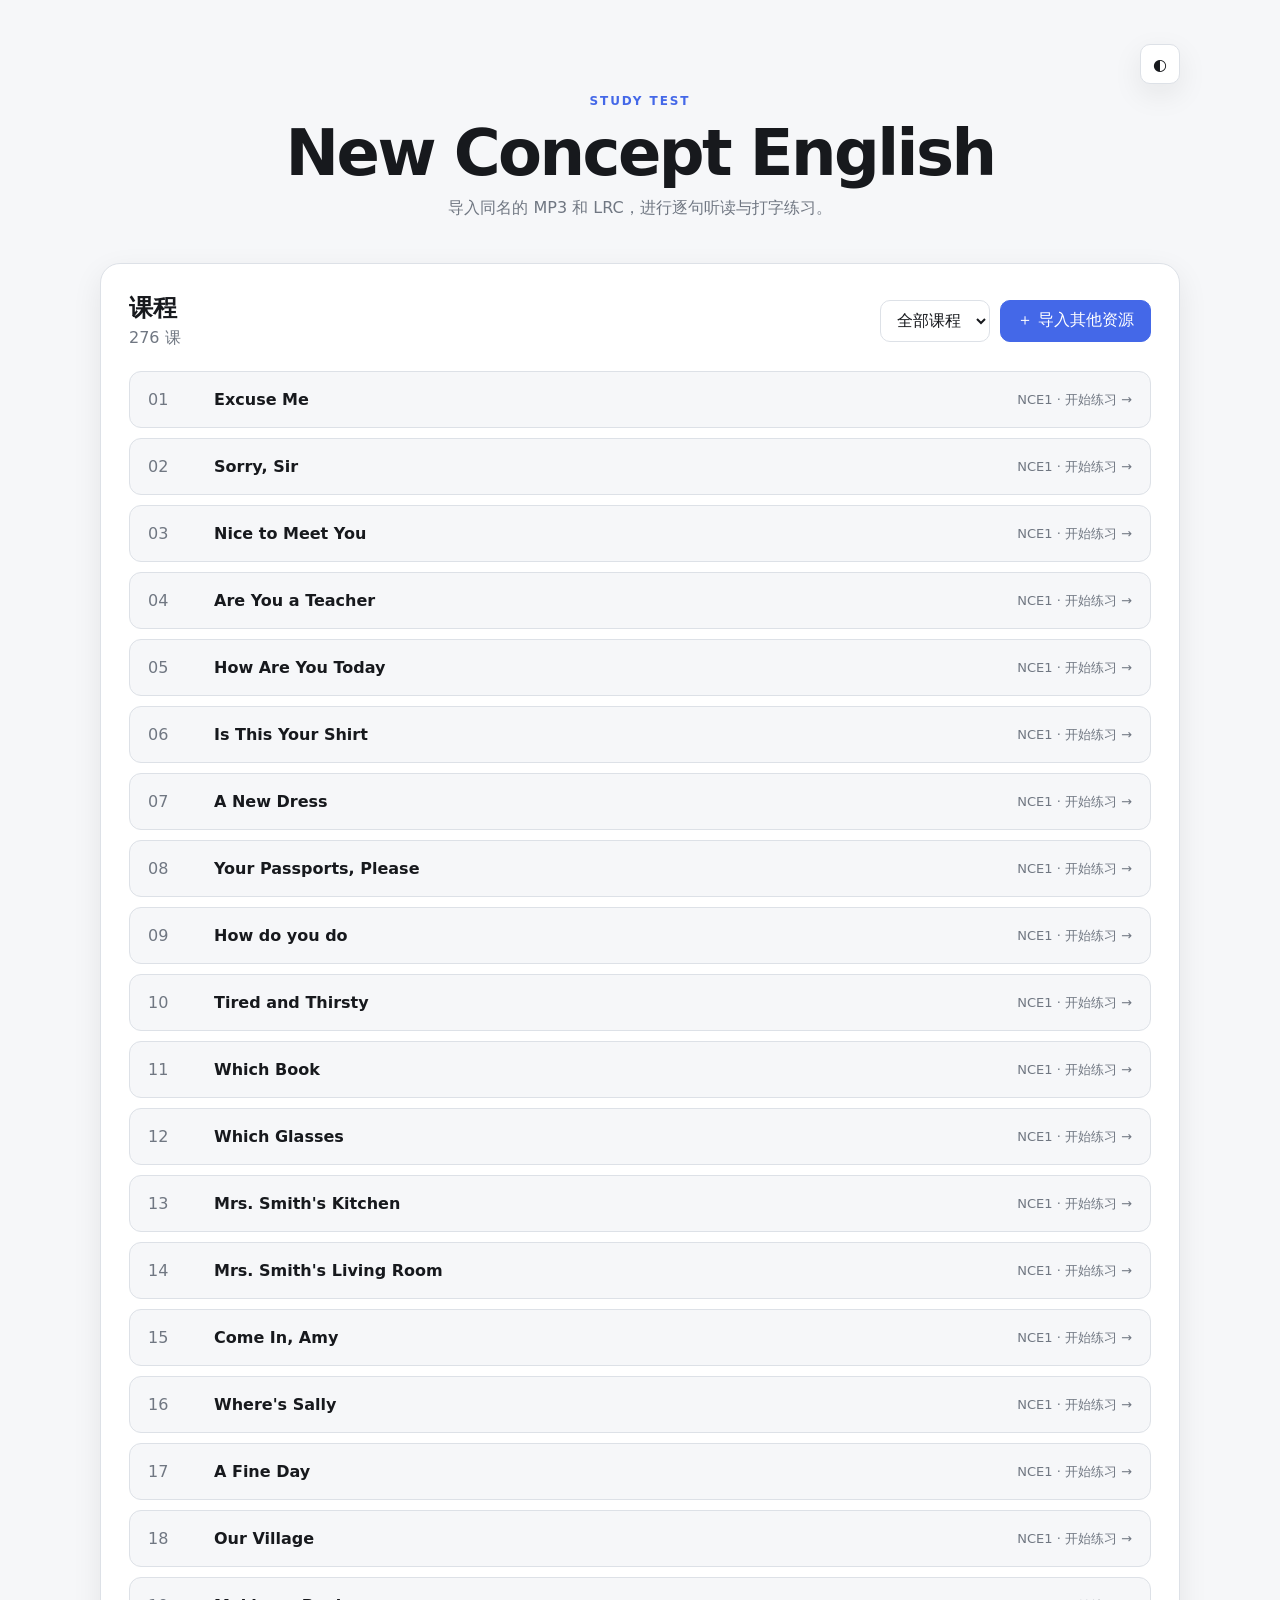
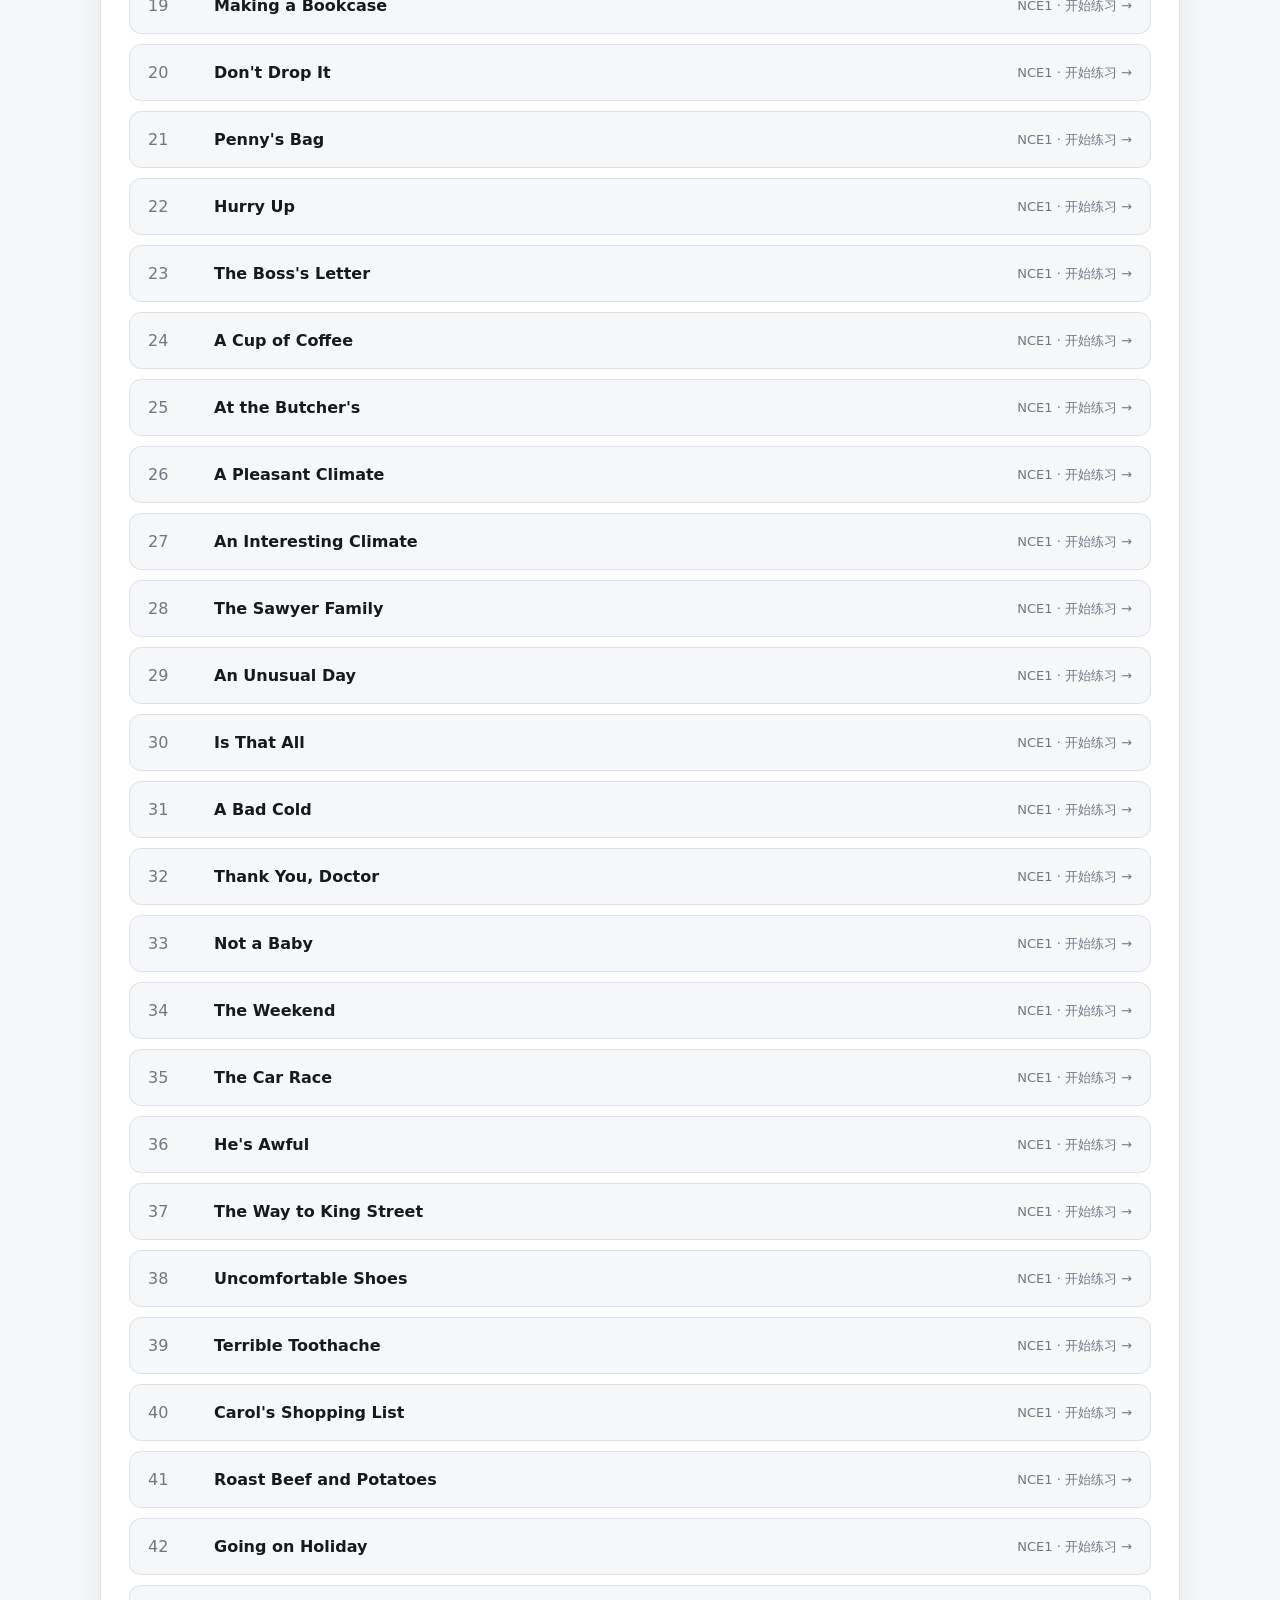
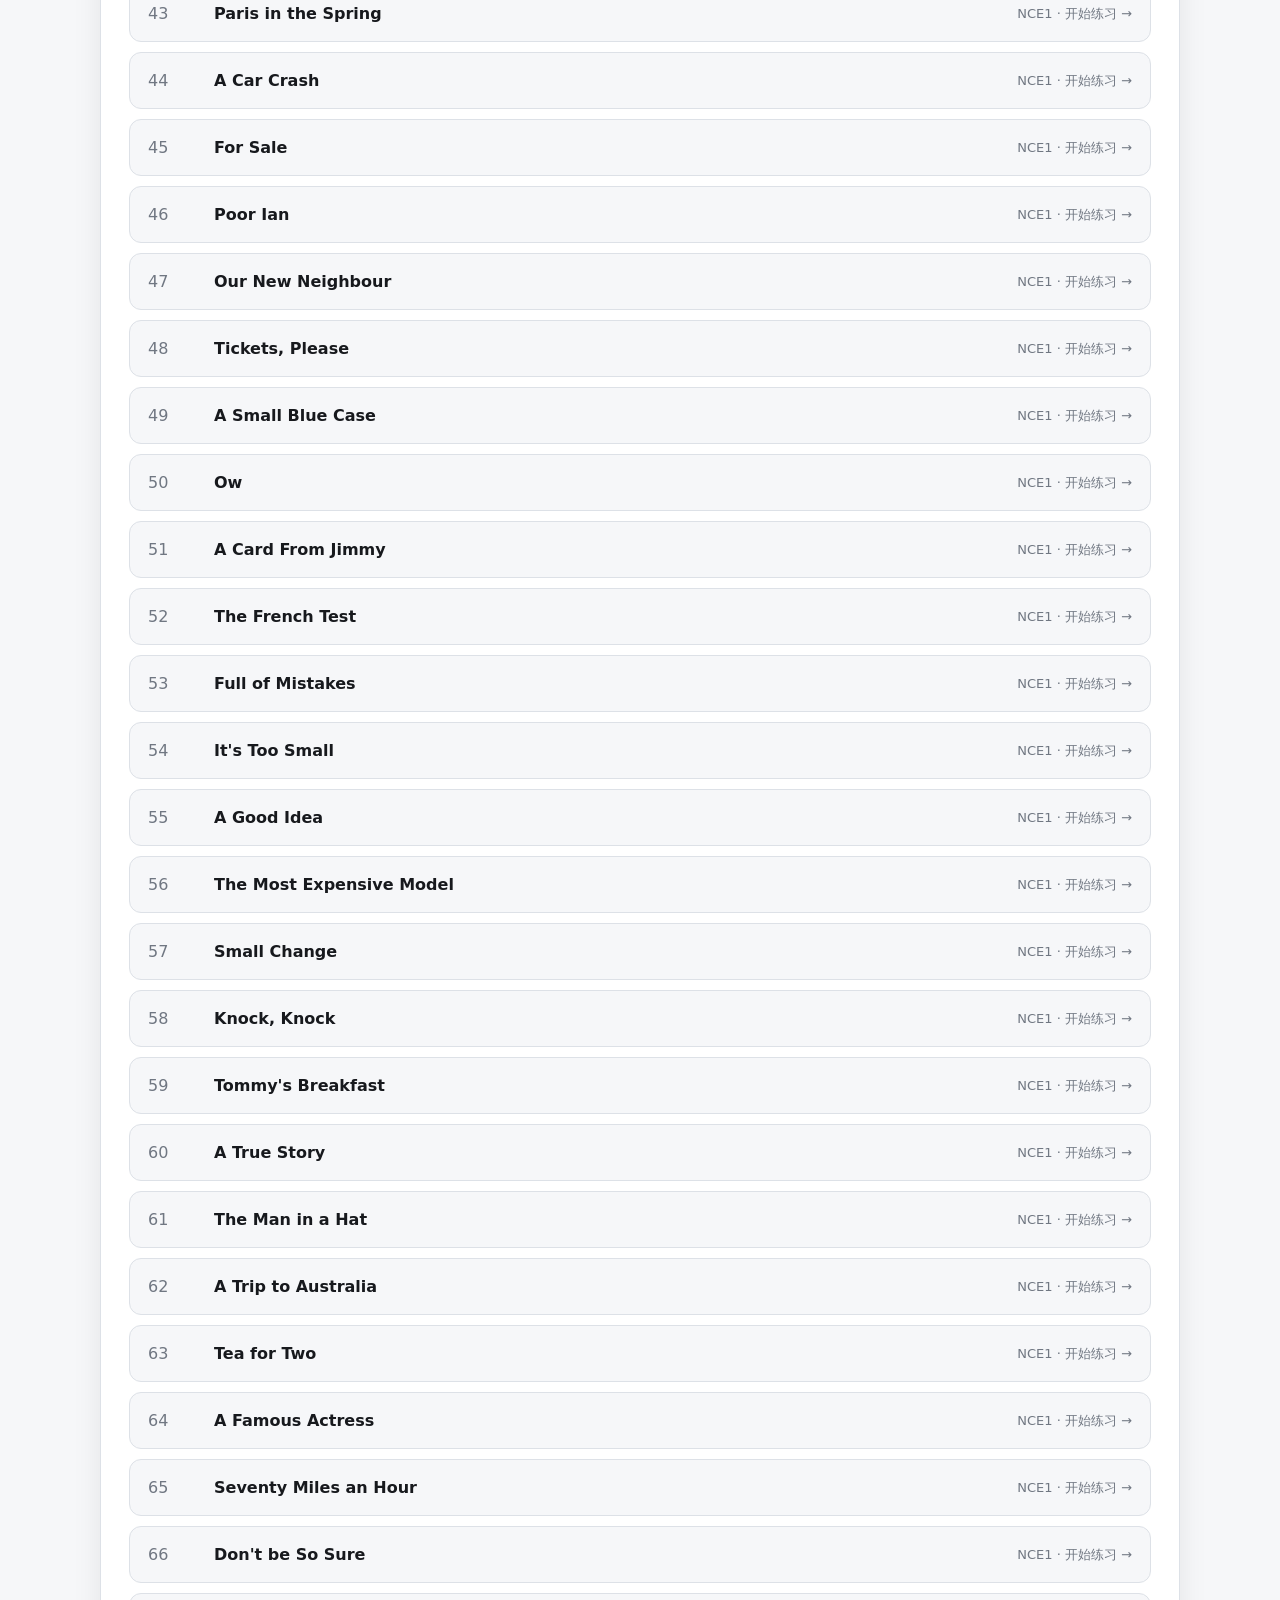
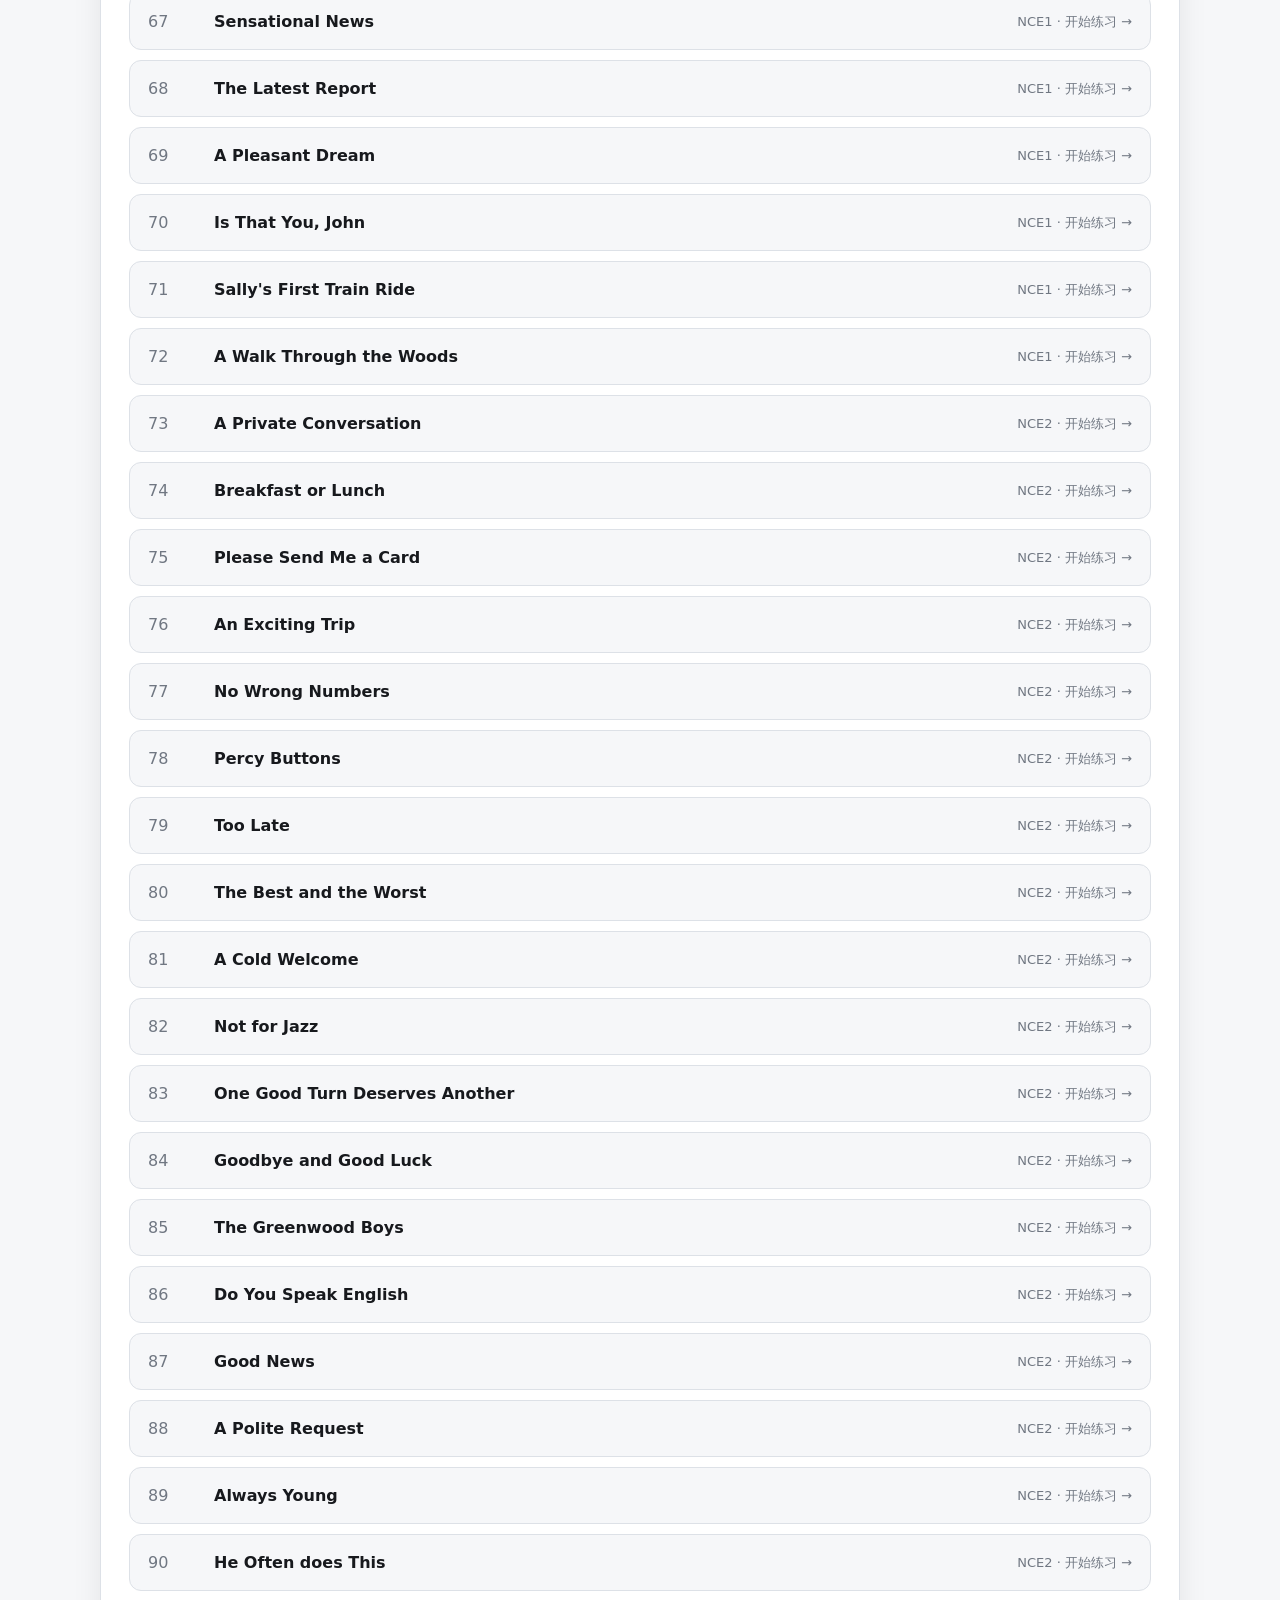
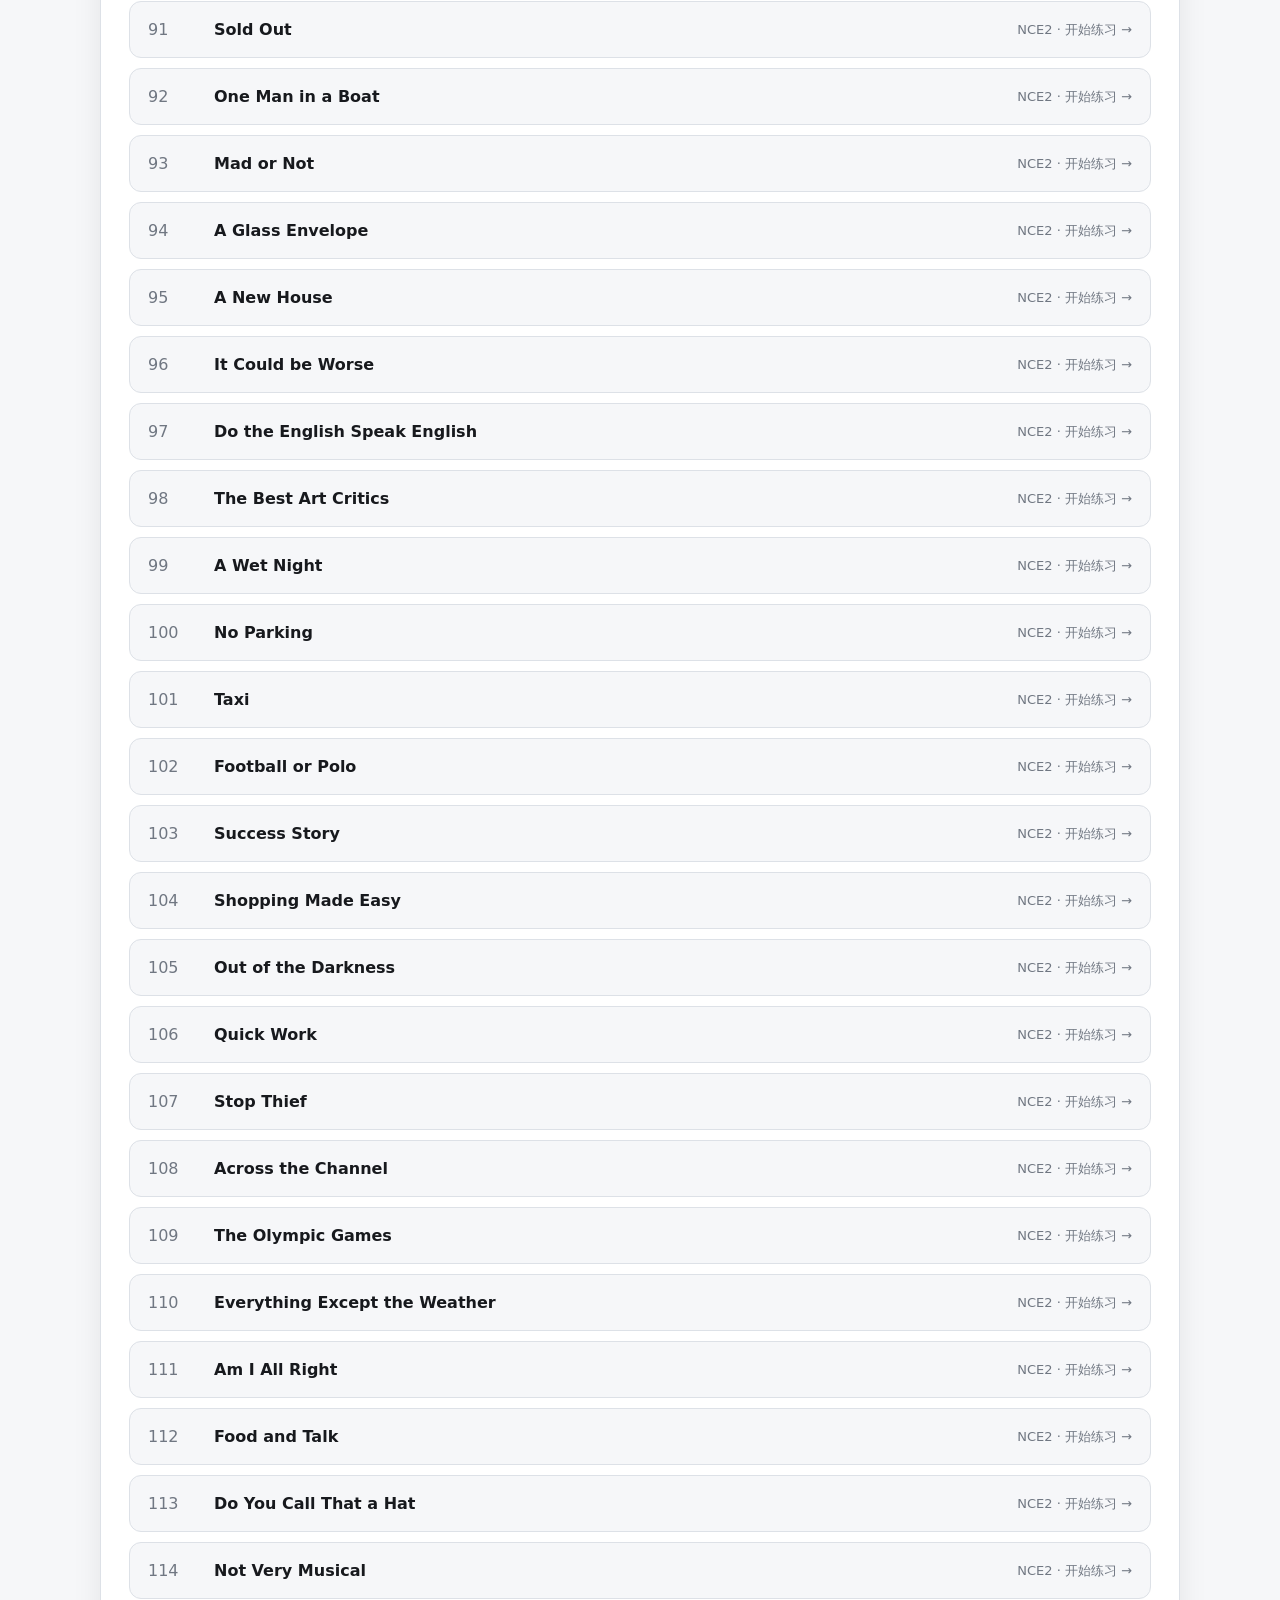
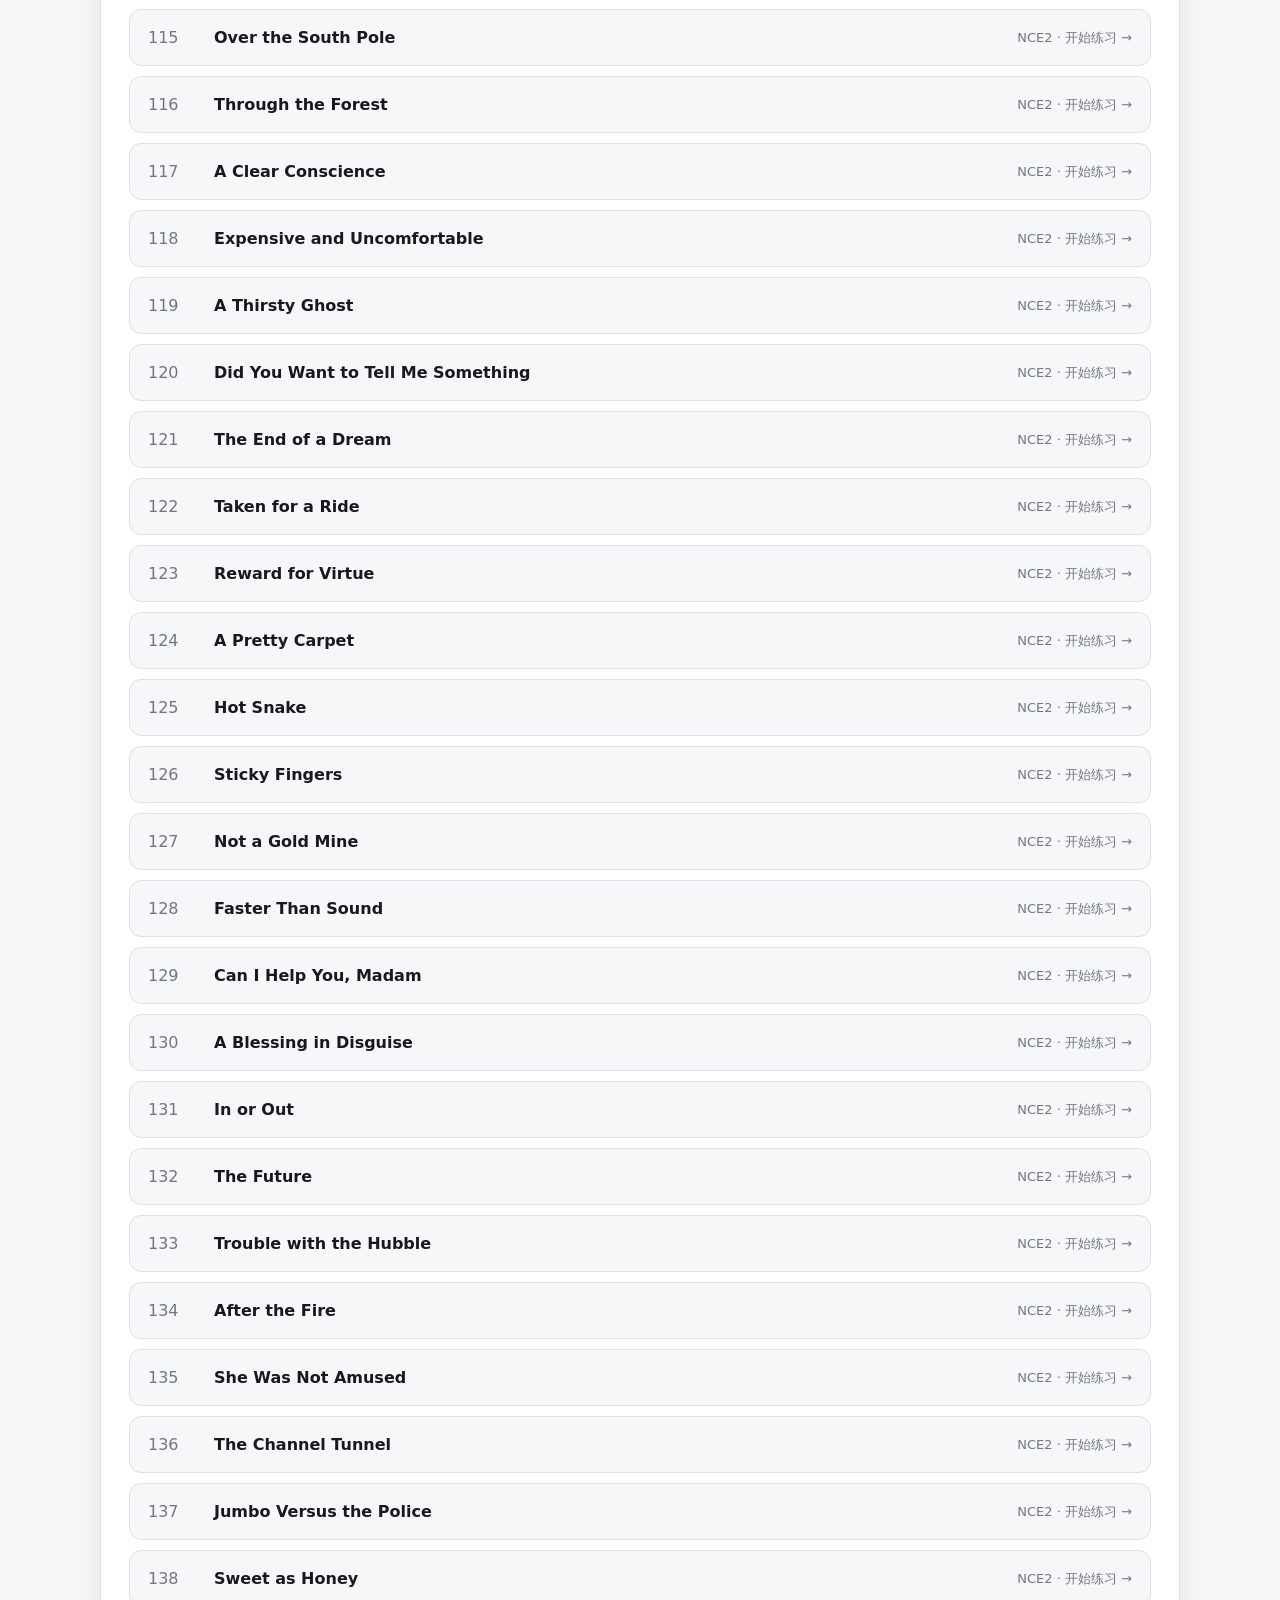
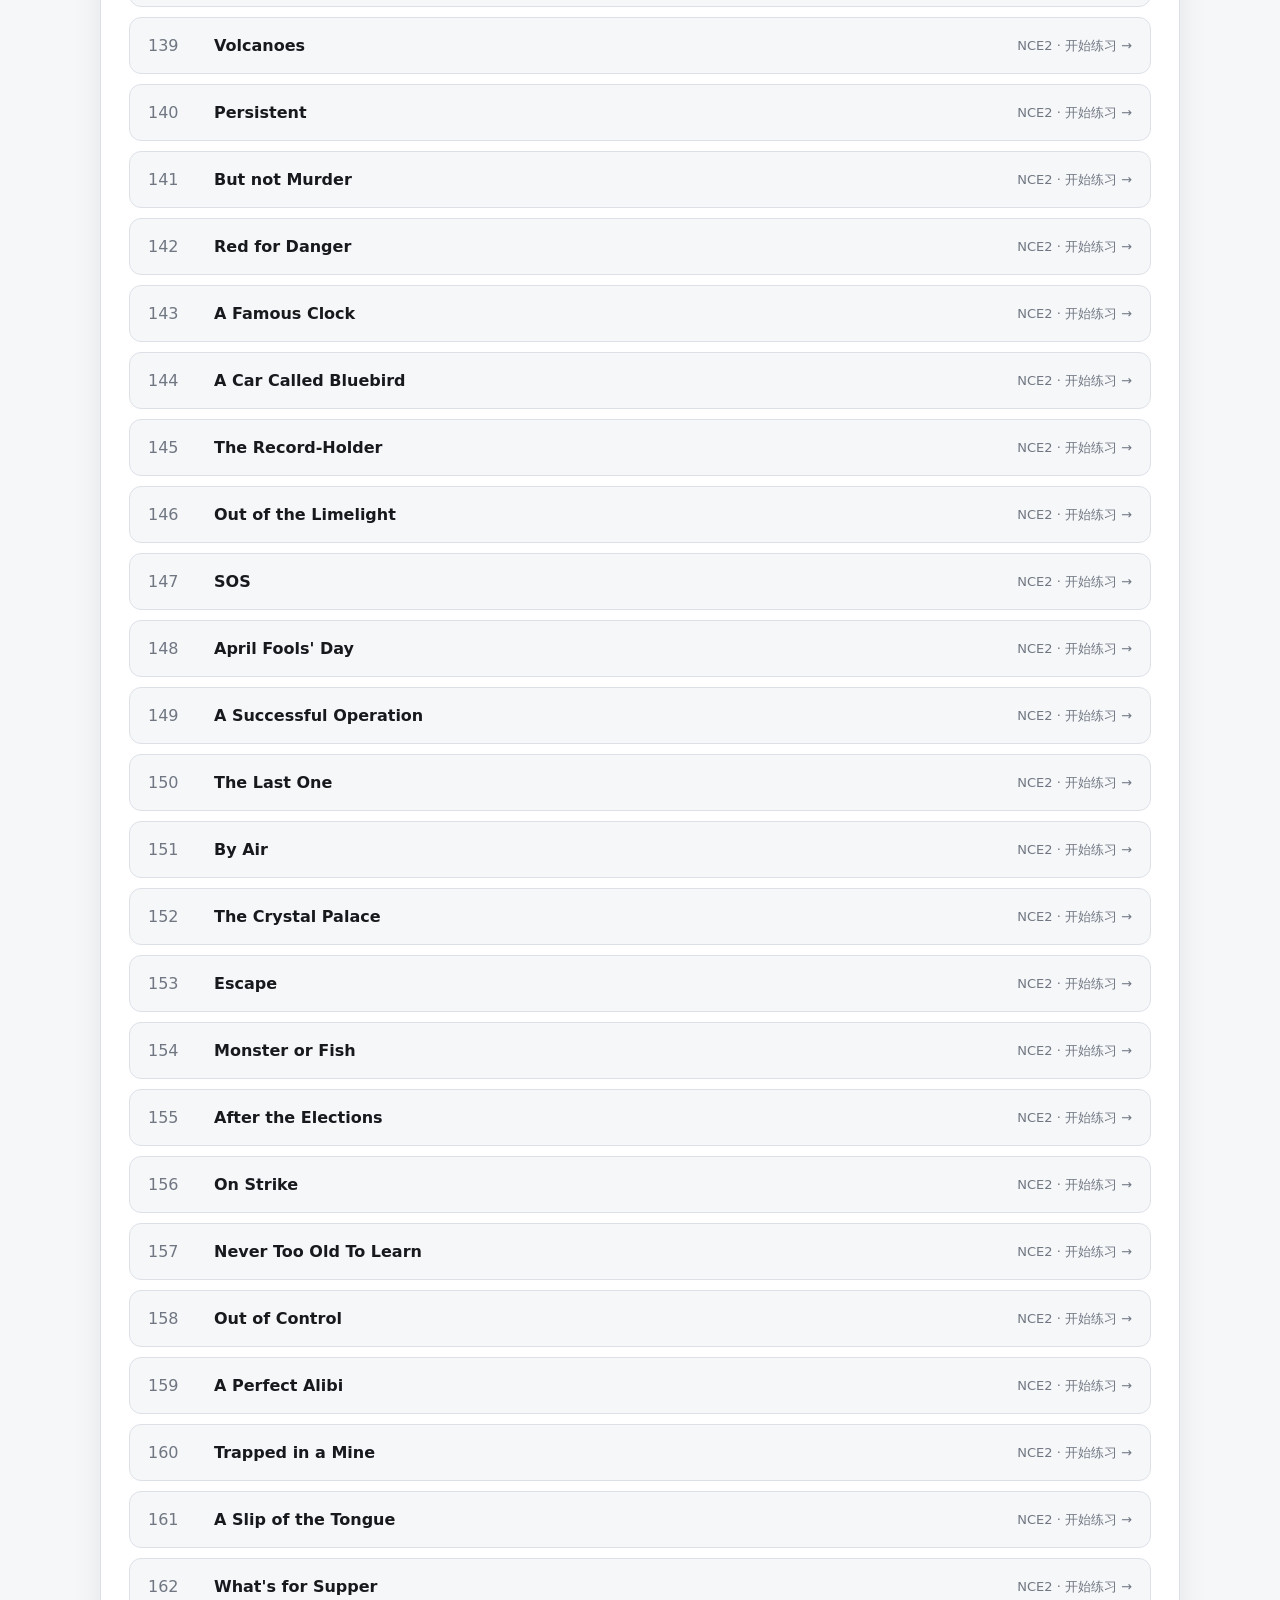
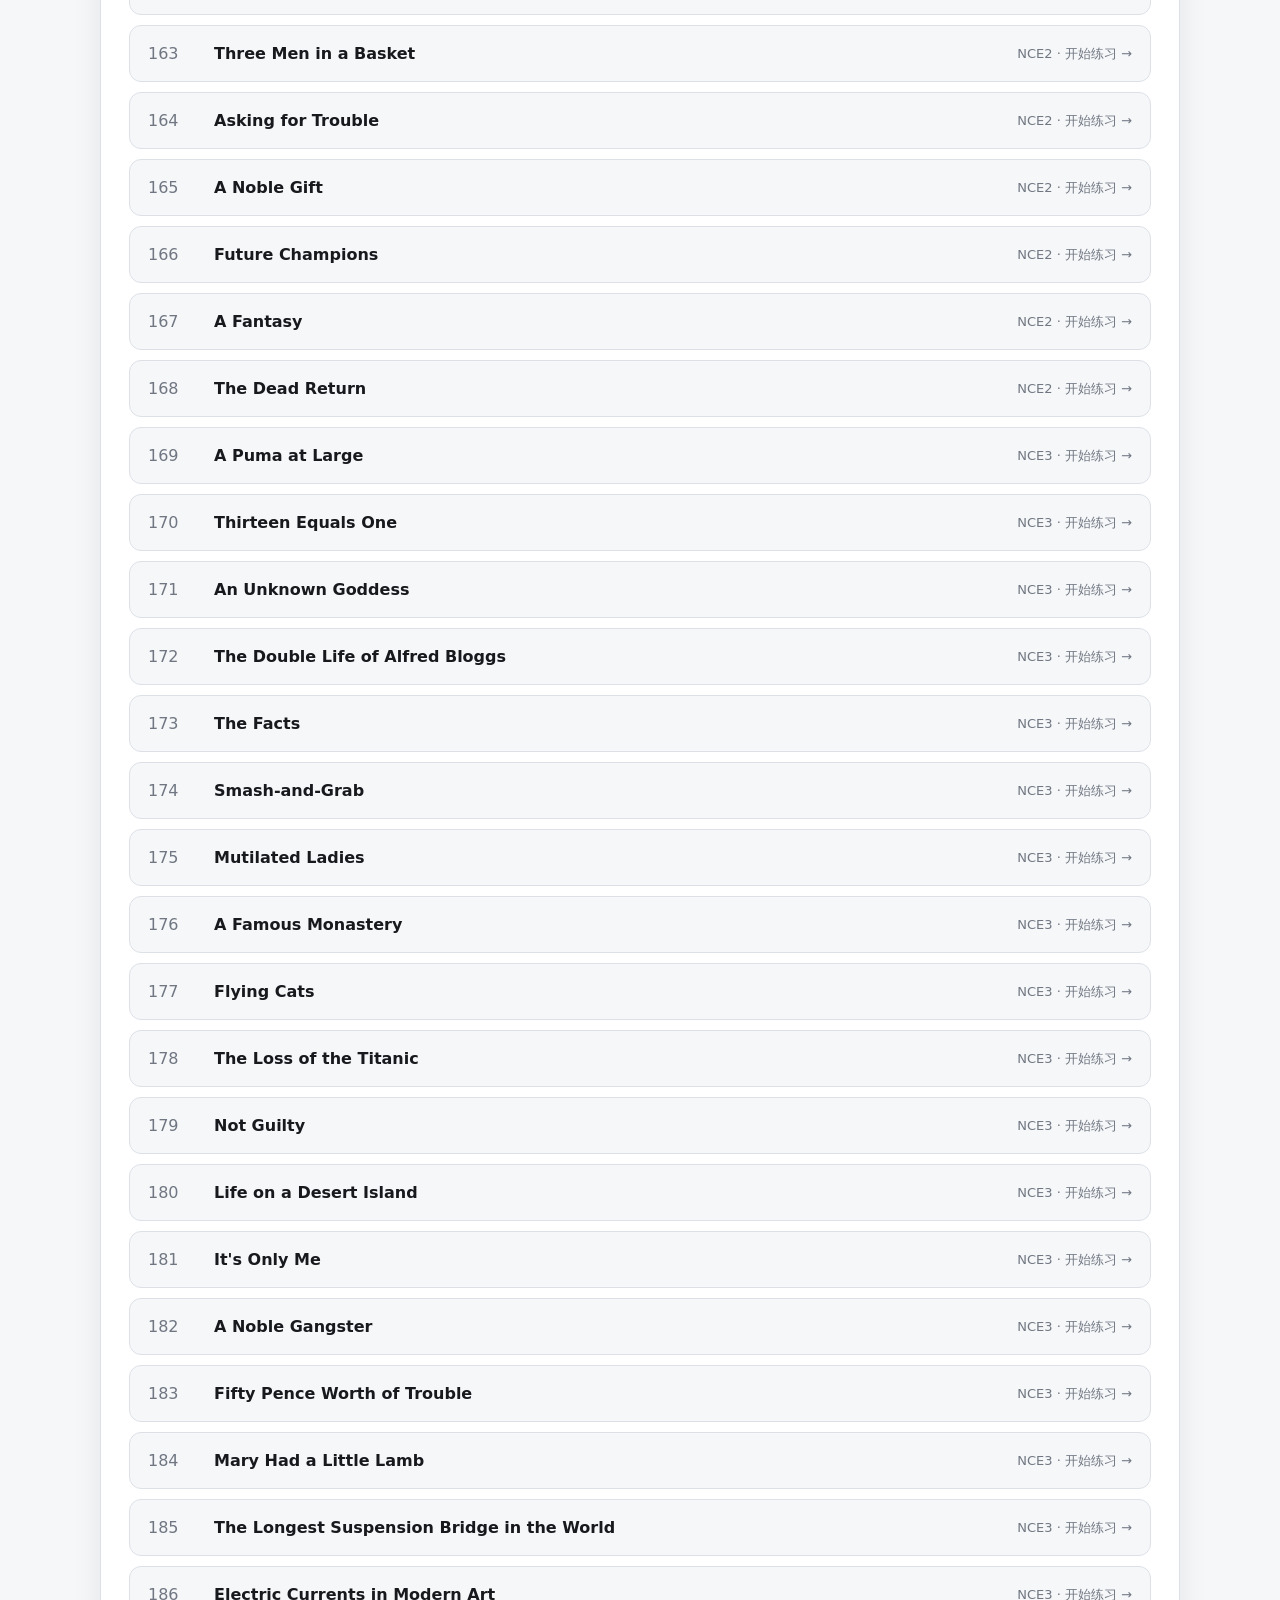
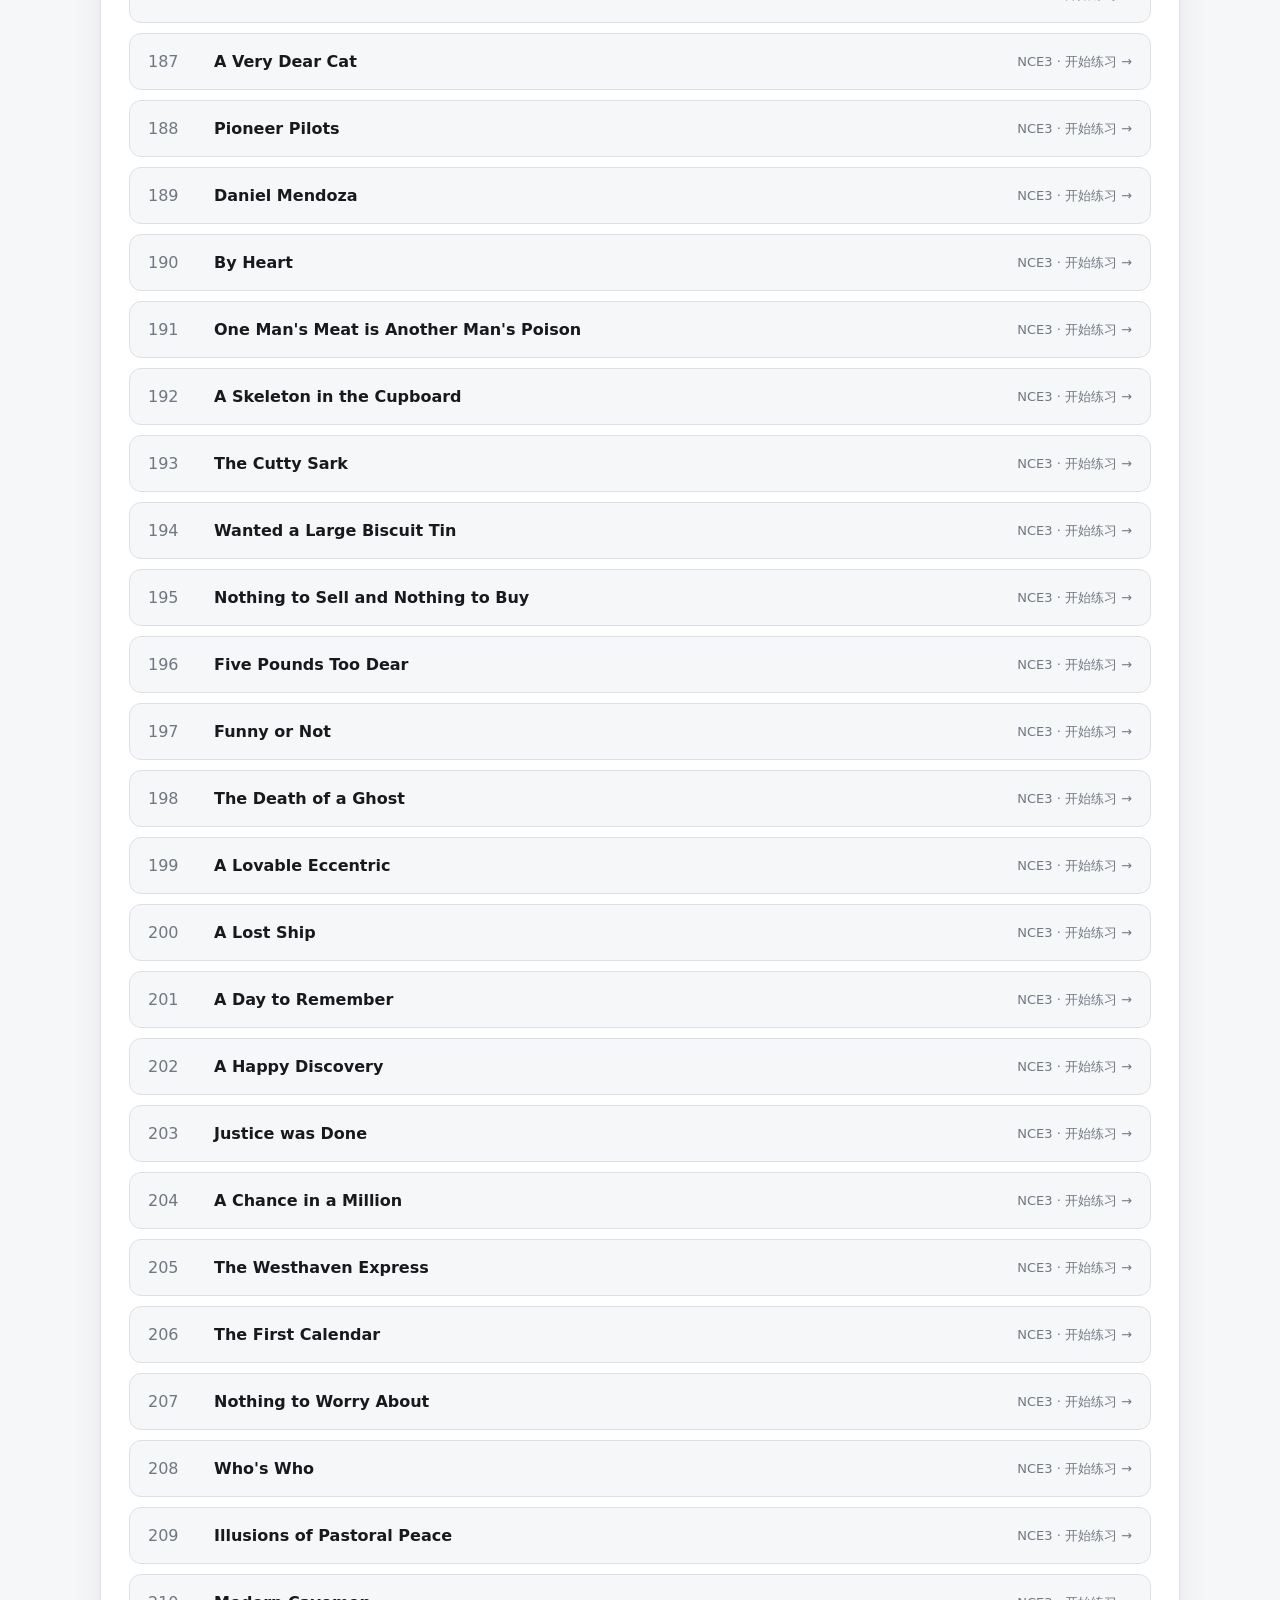
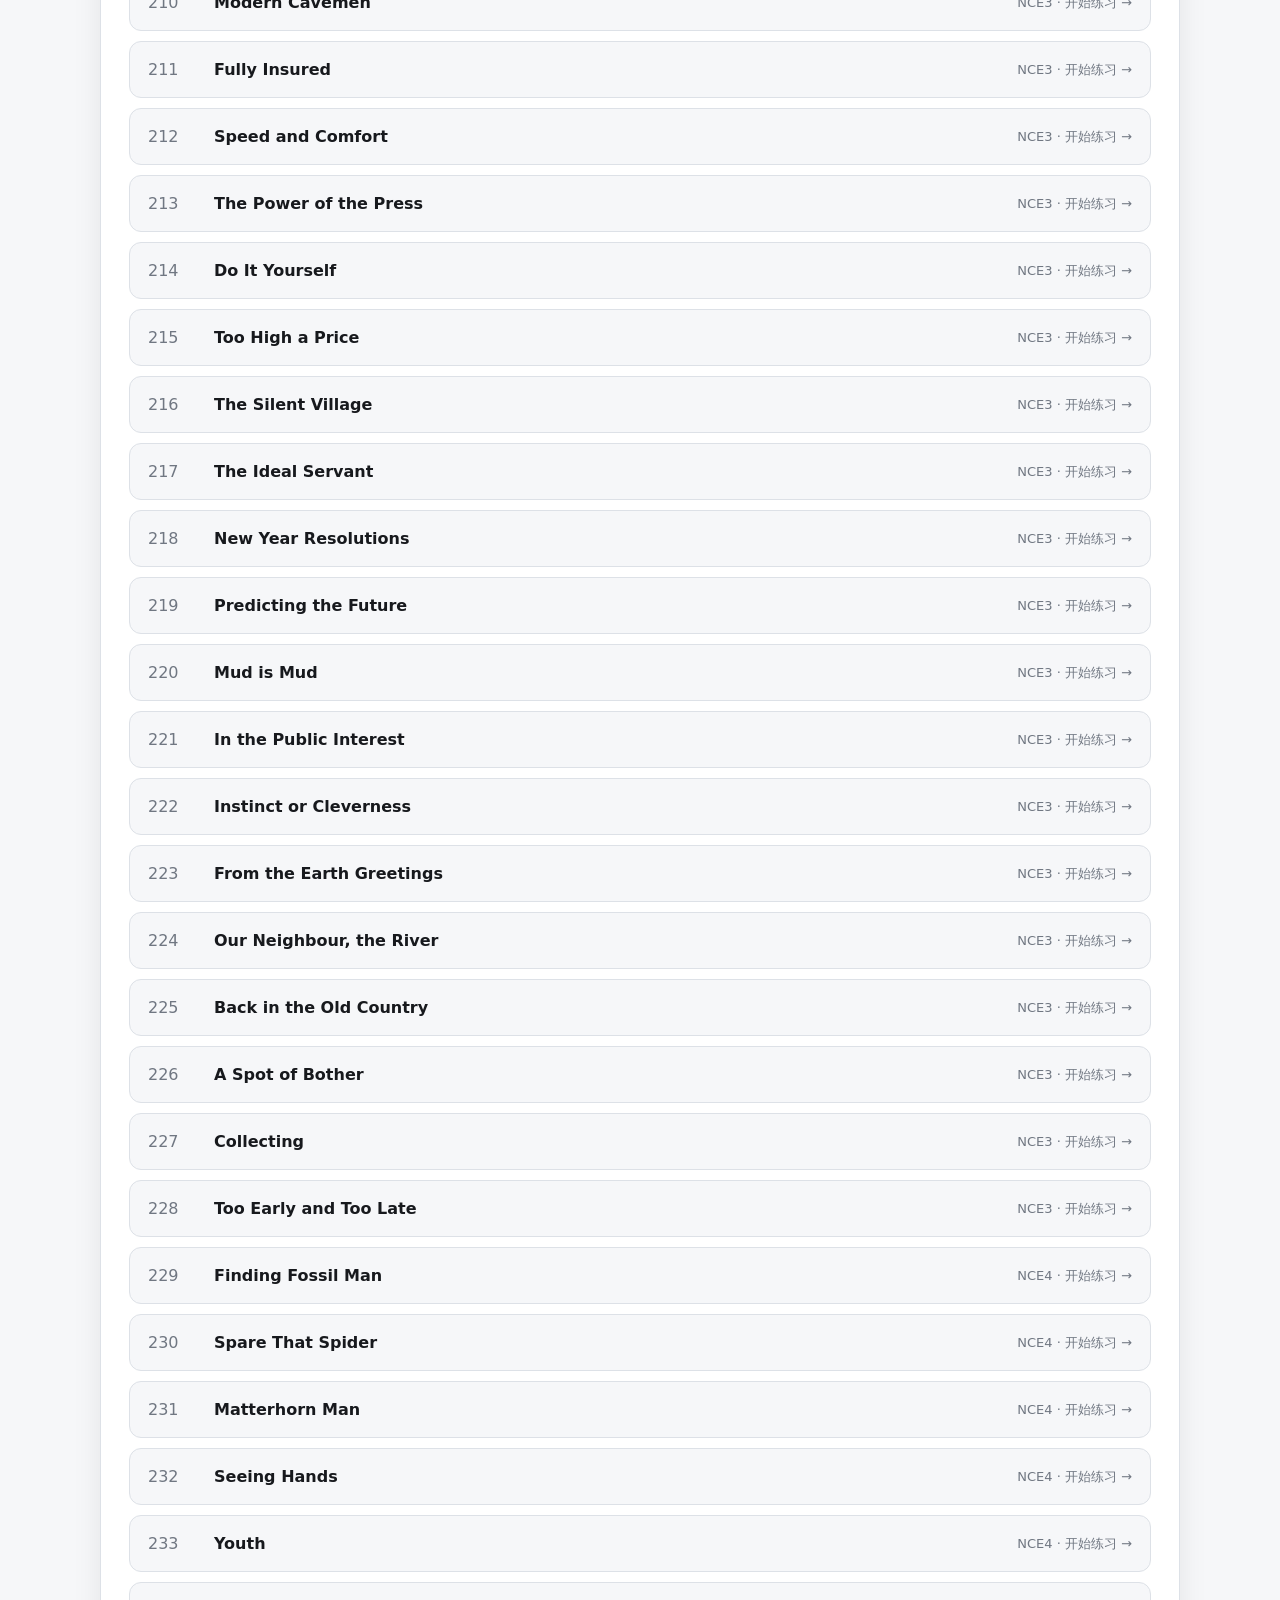
<file: index.html>
<!doctype html>
<html lang="zh-CN">
<head>
  <meta charset="utf-8">
  <meta name="viewport" content="width=device-width, initial-scale=1">
  <title>New Concept English</title>
  <link rel="stylesheet" href="assets/styles.css">
  <script src="assets/theme.js" defer></script>
  <script src="assets/resource-store.js" defer></script>
  <script src="assets/resources.js" defer></script>
  <script src="assets/default-library.js" defer></script>
  <script src="assets/library.js" defer></script>
</head>
<body>
  <div class="container">
    <header class="home-header">
      <button id="themeToggleBtn" class="icon-button theme-button" type="button" aria-label="切换深浅主题">◐</button>
      <p class="eyebrow">STUDY TEST</p>
      <h1>New Concept English</h1>
      <p>导入同名的 MP3 和 LRC，进行逐句听读与打字练习。</p>
    </header>

    <main class="library" aria-labelledby="libraryTitle">
      <div class="library-header">
        <div>
          <h2 id="libraryTitle">课程</h2>
          <span id="libraryCount" class="muted"></span>
        </div>
        <div class="library-actions">
          <select id="libraryFilter" aria-label="筛选课程">
            <option value="all">全部课程</option>
          </select>
          <button id="importOpenBtn" class="primary-button" type="button">＋ 导入其他资源</button>
        </div>
      </div>

      <section id="libraryEmpty" class="empty-state" hidden>
        <h2>还没有课程</h2>
        <p>选择包含 MP3 和同名 LRC 的文件夹即可开始。</p>
        <button id="emptyImportBtn" class="primary-button" type="button">选择文件夹</button>
      </section>

      <div id="lessonsGrid" class="lesson-grid"></div>
    </main>
  </div>

  <div id="importModal" class="modal-backdrop" hidden>
    <section class="modal" role="dialog" aria-modal="true" aria-labelledby="importTitle">
      <button id="importClose" class="modal-close" type="button" aria-label="关闭">×</button>
      <h2 id="importTitle">导入音频与字幕</h2>
      <p class="muted">MP3 和 LRC 文件名相同即可自动配对。</p>
      <div class="import-options">
        <button id="importFolderBtn" type="button"><strong>选择文件夹</strong><span>适合批量导入整个 NCE 目录</span></button>
        <button id="importFilesBtn" type="button"><strong>选择文件</strong><span>多选若干音频和 LRC</span></button>
        <button id="importZipBtn" type="button"><strong>选择 ZIP</strong><span>直接读取压缩包中的资源</span></button>
      </div>
      <p id="importStatus" class="import-status" aria-live="polite"></p>
      <input id="importFolderInput" type="file" webkitdirectory directory multiple hidden>
      <input id="importFilesInput" type="file" accept=".mp3,.m4a,.ogg,.wav,.lrc" multiple hidden>
      <input id="importZipInput" type="file" accept=".zip" hidden>
    </section>
  </div>
</body>
</html>
</file>
<file: assets/styles.css>
:root {
  color-scheme: light;
  --bg: #f6f7f9;
  --surface: #ffffff;
  --surface-2: #f0f2f5;
  --text: #17191d;
  --muted: #707782;
  --border: #dde1e7;
  --accent: #4468e8;
  --success: #18864b;
  --danger: #d23b3b;
  --shadow: 0 10px 30px rgba(23, 25, 29, .08);
  --radius: 14px;
  --content: 820px;
}

:root[data-theme="dark"] {
  color-scheme: dark;
  --bg: #101114;
  --surface: #191b20;
  --surface-2: #23262c;
  --text: #f4f5f7;
  --muted: #a4aab3;
  --border: #31353d;
  --accent: #7891ff;
  --success: #4dce86;
  --danger: #ff6f6f;
  --shadow: 0 12px 36px rgba(0, 0, 0, .3);
}

* { box-sizing: border-box; }
[hidden] { display: none !important; }

body {
  margin: 0;
  min-height: 100vh;
  padding: 24px;
  background: var(--bg);
  color: var(--text);
  font-family: Inter, ui-sans-serif, system-ui, -apple-system, "Segoe UI", "Microsoft YaHei", sans-serif;
}

button, input, select, textarea { font: inherit; }
button, a { -webkit-tap-highlight-color: transparent; }
a { color: inherit; text-decoration: none; }

:focus-visible {
  outline: 3px solid color-mix(in srgb, var(--accent) 35%, transparent);
  outline-offset: 2px;
}

.container { width: min(100%, 1080px); margin: 0 auto; }
.muted { color: var(--muted); }
.eyebrow { margin: 0; color: var(--accent); font-size: 12px; font-weight: 800; letter-spacing: .16em; }

.home-header {
  position: relative;
  padding: 70px 20px 44px;
  text-align: center;
}

.home-header h1, .lesson-header h1 { margin: 8px 0; letter-spacing: -.04em; }
.home-header h1 { font-size: clamp(36px, 7vw, 64px); }
.home-header p:last-child { margin: 0; color: var(--muted); }
.theme-button { position: absolute; top: 20px; right: 0; }

.icon-button,
.primary-button,
.secondary-button,
.import-options button,
.practice-tabs button,
.player-button {
  border: 1px solid var(--border);
  border-radius: 10px;
  cursor: pointer;
  transition: transform .15s ease, border-color .15s ease, background .15s ease;
}

.icon-button:hover,
.primary-button:hover,
.secondary-button:hover,
.import-options button:hover,
.practice-tabs button:hover { transform: translateY(-1px); }

.icon-button {
  width: 40px;
  height: 40px;
  background: var(--surface);
  color: var(--text);
  box-shadow: var(--shadow);
}

.primary-button,
.secondary-button {
  display: inline-flex;
  align-items: center;
  justify-content: center;
  min-height: 42px;
  padding: 0 16px;
}

.primary-button { border-color: var(--accent); background: var(--accent); color: white; }
.secondary-button { background: var(--surface); color: var(--text); }
.secondary-button:disabled { opacity: .4; cursor: not-allowed; transform: none; }

.library {
  padding: 28px;
  border: 1px solid var(--border);
  border-radius: 20px;
  background: var(--surface);
  box-shadow: var(--shadow);
}

.library-header,
.topbar,
.topbar-actions,
.typing-heading,
.typing-actions,
.lesson-nav {
  display: flex;
  align-items: center;
  justify-content: space-between;
  gap: 12px;
}

.library-header h2 { margin: 0 0 4px; }
.library-actions { display: flex; align-items: center; gap: 10px; }
.library-actions select { min-height: 42px; padding: 0 12px; border: 1px solid var(--border); border-radius: 10px; background: var(--surface); color: var(--text); }
.lesson-grid { display: grid; gap: 10px; margin-top: 22px; }

.lesson-card {
  display: grid;
  grid-template-columns: 52px 1fr auto;
  align-items: center;
  gap: 14px;
  padding: 18px;
  border: 1px solid var(--border);
  border-radius: 12px;
  background: var(--bg);
}

.lesson-card:hover { border-color: var(--accent); }
.lesson-card.incomplete { opacity: .65; }
.lesson-number { color: var(--muted); font-variant-numeric: tabular-nums; }
.lesson-name { font-weight: 650; }
.lesson-state { color: var(--muted); font-size: 13px; }

.empty-state { padding: 70px 20px; text-align: center; }
.empty-state h2 { margin-bottom: 6px; }
.empty-state p { margin: 0 0 20px; color: var(--muted); }

.modal-backdrop {
  position: fixed;
  inset: 0;
  z-index: 100;
  display: grid;
  place-items: center;
  padding: 20px;
  background: rgba(0, 0, 0, .5);
}

.modal {
  position: relative;
  width: min(100%, 520px);
  padding: 28px;
  border: 1px solid var(--border);
  border-radius: 18px;
  background: var(--surface);
  box-shadow: var(--shadow);
}

.modal h2 { margin: 0 36px 4px 0; }
.modal-close {
  position: absolute;
  top: 14px;
  right: 14px;
  width: 34px;
  height: 34px;
  border: 0;
  background: transparent;
  color: var(--muted);
  cursor: pointer;
  font-size: 24px;
}

.import-options { display: grid; gap: 10px; margin-top: 22px; }
.import-options button {
  display: flex;
  flex-direction: column;
  align-items: flex-start;
  gap: 3px;
  padding: 16px;
  background: var(--bg);
  color: var(--text);
  text-align: left;
}
.import-options span { color: var(--muted); font-size: 12px; }
.import-status { min-height: 22px; margin: 16px 0 0; color: var(--accent); }

.multi-loop-modal { width: min(100%, 420px); }
.multi-loop-input {
  width: 100%;
  min-height: 44px;
  margin-top: 18px;
  padding: 10px 12px;
  border: 1px solid var(--border);
  border-radius: 10px;
  background: var(--bg);
  color: var(--text);
  font-size: 16px;
}
.multi-loop-input:focus { outline: none; border-color: var(--accent); }
.multi-loop-actions { display: flex; justify-content: flex-end; gap: 10px; margin-top: 16px; }

.lesson-page { padding-bottom: 100px; }
.lesson-container { max-width: var(--content); }
.typing-practice-mode .lesson-container { width: min(100%, 1400px); max-width: 1400px; }
.topbar { display: grid; grid-template-columns: 1fr auto 1fr; padding: 8px 0 10px; }
.topbar > .secondary-button { justify-self: start; }
.topbar-actions { justify-content: flex-end; }
.rate-control { display: flex; align-items: center; gap: 7px; color: var(--muted); font-size: 13px; }
.rate-control select { padding: 8px; border: 1px solid var(--border); border-radius: 8px; background: var(--surface); color: var(--text); }

.lesson-header { padding: 8px 0 14px; text-align: center; }
.lesson-header h1 { font-size: clamp(21px, 2.5vw, 28px); }
.lesson-header p:last-child { margin: 0; }

.practice-tabs {
  display: grid;
  grid-template-columns: 1fr 1fr;
  gap: 3px;
  width: min(100%, 280px);
  margin: 0;
  padding: 3px;
  border: 1px solid var(--border);
  border-radius: 13px;
  background: var(--surface-2);
}

.practice-tabs button { padding: 6px 8px; border-color: transparent; background: transparent; color: var(--muted); font-size: 13px; }
.practice-tabs button.active { border-color: var(--border); background: var(--surface); color: var(--text); box-shadow: 0 2px 8px rgba(0,0,0,.06); }

.practice-intro {
  display: flex;
  gap: 10px;
  padding: 13px 16px;
  border: 1px solid var(--border);
  border-radius: 12px;
  background: var(--surface);
  color: var(--muted);
  font-size: 13px;
}
.practice-intro strong { color: var(--text); }

.sentences { display: grid; gap: 10px; padding: 12px 0 28px; }
.sentence {
  display: flex;
  flex-direction: column;
  gap: 7px;
  width: 100%;
  padding: 20px;
  border: 1px solid var(--border);
  border-radius: var(--radius);
  background: var(--surface);
  color: var(--text);
  text-align: left;
  cursor: pointer;
}
.sentence:hover { border-color: var(--accent); }
.sentence.active { border-color: var(--accent); box-shadow: 0 0 0 2px color-mix(in srgb, var(--accent) 18%, transparent); }
.sentence-en { padding-right: 28px; font-size: 18px; line-height: 1.55; }
.sentence-cn { color: var(--muted); font-size: 14px; }

.lesson-nav { min-height: 48px; margin: 10px 0 24px; }
.lesson-nav #nextLesson { margin-left: auto; }

.bottom-player {
  position: fixed;
  left: 50%;
  bottom: max(14px, env(safe-area-inset-bottom));
  z-index: 50;
  display: grid;
  grid-template-columns: 42px 44px minmax(140px, 600px) 44px;
  align-items: center;
  gap: 10px;
  width: min(calc(100% - 28px), 760px);
  padding: 10px 14px;
  transform: translateX(-50%);
  border: 1px solid var(--border);
  border-radius: 16px;
  background: color-mix(in srgb, var(--surface) 92%, transparent);
  box-shadow: var(--shadow);
  backdrop-filter: blur(16px);
}
.player-button { width: 40px; height: 40px; border-color: var(--accent); background: var(--accent); color: white; }
.player-time { color: var(--muted); font-size: 12px; font-variant-numeric: tabular-nums; text-align: center; }
.player-progress { height: 8px; overflow: hidden; border-radius: 999px; background: var(--surface-2); cursor: pointer; }
.player-progress > div { width: 0; height: 100%; border-radius: inherit; background: var(--accent); }
/* 悬在播放器上缘的实时循环状态徽标，绝对定位避免挤动网格列 */
.player-loop-badge {
  position: absolute;
  top: -11px;
  left: 14px;
  padding: 1px 10px;
  border-radius: 999px;
  background: var(--accent);
  color: #fff;
  font-size: 12px;
  line-height: 1.7;
  white-space: nowrap;
  pointer-events: none;
}

.notification {
  position: fixed;
  left: 50%;
  bottom: 90px;
  z-index: 80;
  padding: 10px 16px;
  transform: translateX(-50%);
  border-radius: 10px;
  background: var(--text);
  color: var(--bg);
  box-shadow: var(--shadow);
}

.typing-practice { padding: 12px 0 34px; }
.typing-stage { display: grid; grid-template-columns: 180px minmax(0, 900px) 180px; gap: 20px; align-items: start; justify-content: center; }
.typing-center { min-width: 0; }
.typing-heading { justify-content: center; margin-bottom: 10px; text-align: center; }
.typing-heading h2 { margin: 3px 0 0; font-size: 19px; }
.typing-kicker { color: var(--accent); font-size: 12px; font-weight: 800; letter-spacing: .08em; }
.typing-side { position: sticky; top: 20px; display: grid; gap: 14px; margin-top: 35px; padding: 16px; border: 1px solid var(--border); border-radius: var(--radius); background: var(--surface); box-shadow: var(--shadow); }
.typing-side-heading { display: flex; flex-direction: column; gap: 7px; color: var(--muted); font-size: 12px; line-height: 1.45; }
.typing-practice-count { padding-top: 8px; border-top: 1px solid var(--border); color: var(--text); font-weight: 650; }
.typing-side-stats { display: grid; gap: 9px; }
.typing-side-stats div { display: flex; flex-direction: column; align-items: center; gap: 2px; padding: 12px 8px; border: 1px solid var(--border); border-radius: 10px; background: var(--bg); }
.typing-side-stats strong { font-size: 20px; }
.typing-side-stats span { color: var(--muted); font-size: 11px; }
.typing-autoplay { display: flex; align-items: flex-start; gap: 7px; color: var(--muted); font-size: 12px; line-height: 1.45; cursor: pointer; }

.typing-status.complete { color: var(--success); font-weight: 650; }
.typing-status.error { color: var(--danger); }
.typing-workspace { display: grid; grid-template-rows: minmax(220px, 1.2fr) auto minmax(160px, .8fr); height: var(--typing-workspace-height, calc(100dvh - 300px)); min-height: 500px; padding: 22px; border: 1px solid var(--border); border-radius: var(--radius); background: var(--surface); box-shadow: var(--shadow); }
.typing-article { min-height: 0; padding: 18px; overflow-x: hidden; overflow-y: auto; border: 1px solid var(--border); border-radius: 9px; background: var(--bg); font: 18px/1.65 ui-monospace, SFMono-Regular, Menlo, Consolas, monospace; white-space: pre-wrap; overflow-wrap: break-word; scroll-behavior: smooth; }
.typing-article-sentence { border-radius: 5px; cursor: pointer; transition: background .15s ease; }
.typing-article-sentence:hover { background: color-mix(in srgb, var(--accent) 9%, transparent); }
.typing-article-sentence.active { background: color-mix(in srgb, var(--accent) 7%, transparent); }
.typing-article-sentence.complete { color: var(--success); }
.typing-article-sentence.has-error { background: color-mix(in srgb, var(--danger) 7%, transparent); }
.typing-char { border-radius: 3px; }
.typing-char.correct { color: var(--success); }
.typing-char.incorrect { color: var(--danger); background: color-mix(in srgb, var(--danger) 12%, transparent); text-decoration: underline; }
.typing-char.current { background: color-mix(in srgb, var(--accent) 20%, transparent); box-shadow: inset 0 -2px var(--accent); }
.typing-separator { white-space: pre; }
.typing-input-label { display: block; margin: 16px 0 7px; color: var(--muted); font-size: 12px; font-weight: 650; }
.typing-input { width: 100%; height: 100%; min-height: 0; padding: 14px; resize: none; overflow-x: hidden; overflow-y: auto; border: 1.5px solid var(--border); border-radius: 9px; background: var(--bg); color: var(--text); font: 16px/1.65 ui-monospace, SFMono-Regular, Menlo, Consolas, monospace; white-space: pre-wrap; overflow-wrap: break-word; }
.typing-input:focus { border-color: var(--accent); outline: 2px solid color-mix(in srgb, var(--accent) 22%, transparent); }
.typing-input.has-error { border-color: var(--danger); }
.typing-actions { display: grid; gap: 8px; }
.typing-actions > * { width: 100%; min-height: 38px; padding: 0 10px; font-size: 12px; }
.typing-hint { margin: 10px 8px 0; color: var(--muted); text-align: center; font-size: 12px; }

@media (max-width: 980px) {
  .typing-stage { grid-template-columns: minmax(0, 1fr) minmax(0, 1fr); grid-template-areas: "center center" "left right"; max-width: 720px; margin: 0 auto; }
  .typing-center { grid-area: center; }
  .typing-side { position: static; margin-top: 0; }
  .typing-side-left { grid-area: left; }
  .typing-side-right { grid-area: right; }
  .typing-side-stats { grid-template-columns: repeat(2, 1fr); }
}

@media (max-width: 620px) {
  body { padding: 14px; }
  .home-header { padding-top: 62px; }
  .library { padding: 18px; }
  .library-header { align-items: flex-start; }
  .library-actions { align-items: stretch; flex-direction: column; }
  .lesson-card { grid-template-columns: 38px 1fr; }
  .lesson-state { display: none; }
  .topbar { grid-template-columns: 1fr auto; }
  .topbar .practice-tabs { grid-column: 1 / -1; grid-row: 2; justify-self: center; margin-top: 8px; }
  .lesson-header { padding: 12px 0 16px; }
  .lesson-header h1 { font-size: 22px; }
  .typing-stage { grid-template-columns: 1fr; grid-template-areas: "center" "left" "right"; gap: 12px; }
  .typing-heading { align-items: center; }
  .typing-side { padding: 13px; }
  .typing-workspace { grid-template-rows: minmax(200px, 1.1fr) auto minmax(150px, .9fr); min-height: 460px; padding: 17px 14px; }
  .typing-article { padding: 14px; font-size: 16px; line-height: 1.7; }
  .bottom-player { grid-template-columns: 40px 36px 1fr 36px; padding: 8px 10px; }
}
</file>
